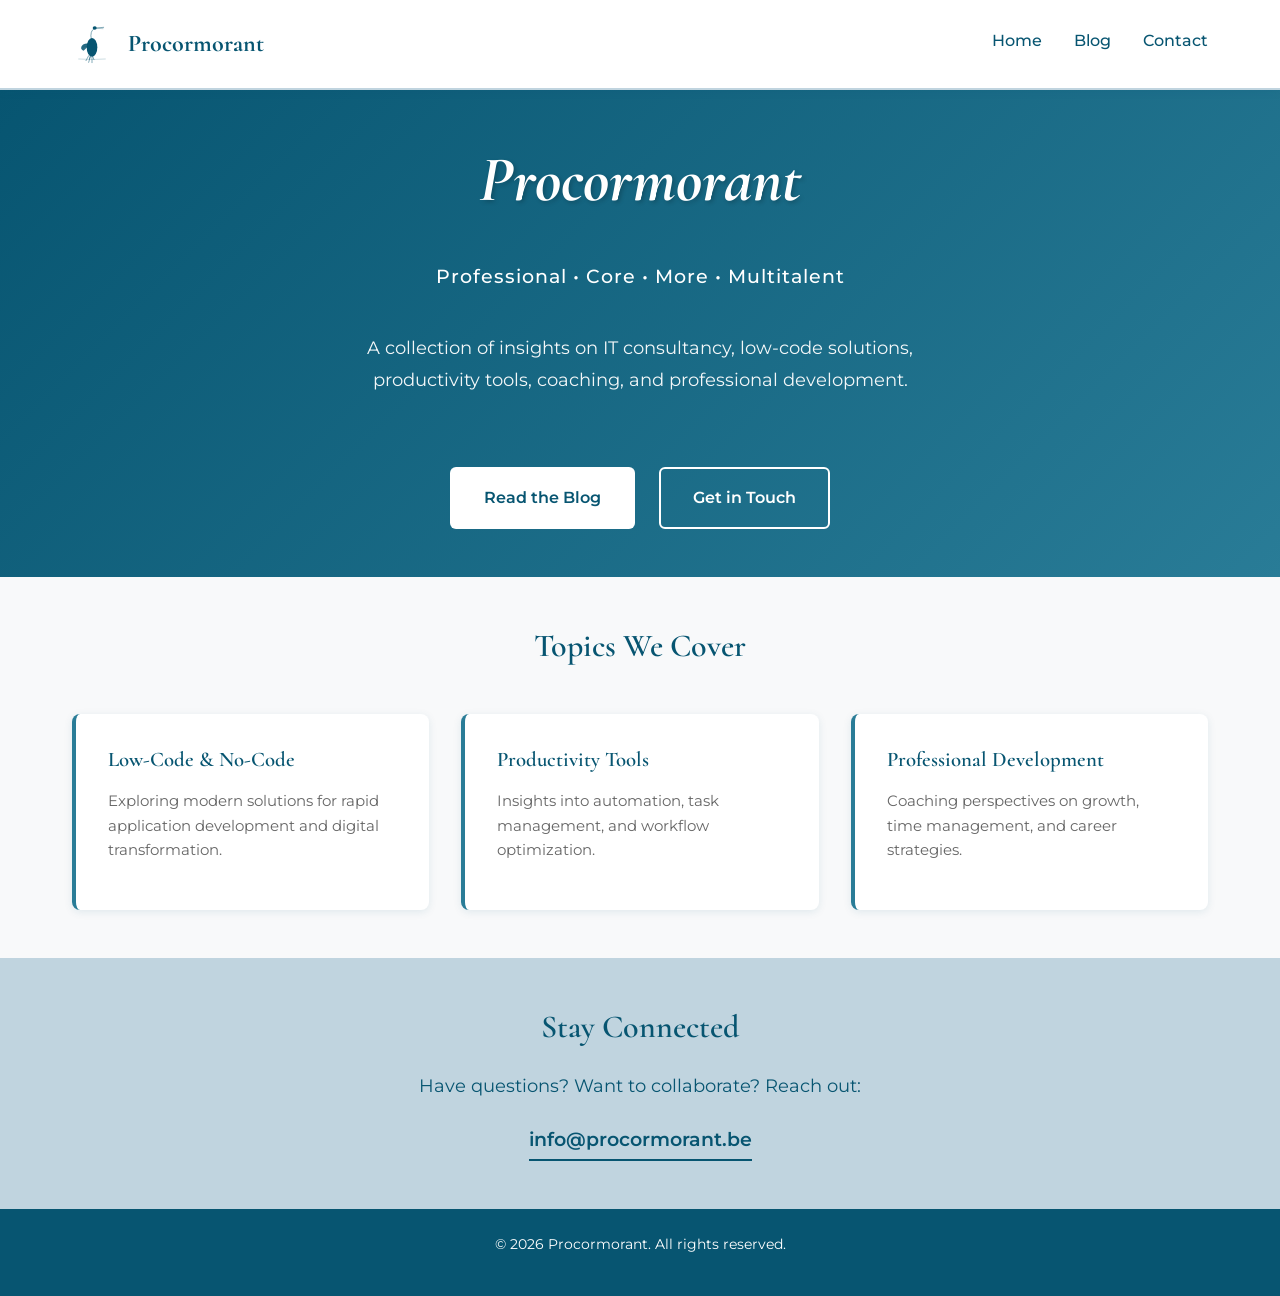
<file: index.html>
<!DOCTYPE html>
<html lang="en">
<head>
    <meta charset="UTF-8">
    <meta name="viewport" content="width=device-width, initial-scale=1">
    <title>Procormorant - Blog & IT Reference</title>
    <link rel="preconnect" href="https://fonts.gstatic.com">
    <link href="https://fonts.googleapis.com/css2?family=Cormorant:ital,wght@0,400;0,600;1,700&family=Montserrat:wght@400;500;600&display=swap" rel="stylesheet">
    <link rel="stylesheet" href="style.css">
    <link rel="icon" href="cormorant-logo.svg" type="image/svg+xml">
</head>
<body>
    <!-- Header -->
    <header class="header">
        <div class="container">
            <div class="header-content">
                <div class="logo">
                    <svg viewBox="0 0 120 120" xmlns="http://www.w3.org/2000/svg" width="40" height="40">
                        <defs>
                            <style>
                                .body { fill: #075571; }
                                .detail { fill: none; stroke: #075571; stroke-width: 1.5; stroke-linecap: round; stroke-linejoin: round; }
                            </style>
                        </defs>
                        <ellipse cx="60" cy="70" rx="16" ry="28" class="body"/>
                        <path d="M 58 45 Q 55 35 58 25 Q 60 18 65 15" class="detail" stroke-width="5"/>
                        <ellipse cx="68" cy="12" rx="6" ry="5" class="body"/>
                        <path d="M 72 12 L 95 10" class="detail" stroke-width="3"/>
                        <path d="M 72 13 L 93 14" class="detail" stroke-width="2" opacity="0.6"/>
                        <circle cx="70" cy="10" r="1.5" class="body"/>
                        <path d="M 55 60 Q 35 55 28 68 Q 25 75 35 80" class="body" opacity="0.85"/>
                        <path d="M 50 62 Q 38 58 32 68" class="detail" opacity="0.6" stroke-width="1"/>
                        <path d="M 48 68 Q 36 65 30 73" class="detail" opacity="0.6" stroke-width="1"/>
                        <path d="M 50 95 L 42 110" class="detail" stroke-width="2.5"/>
                        <path d="M 55 98 L 50 115" class="detail" stroke-width="2.5"/>
                        <path d="M 60 98 L 60 116" class="detail" stroke-width="2.5"/>
                        <line x1="55" y1="96" x2="52" y2="106" class="detail"/>
                        <line x1="62" y1="97" x2="66" y2="107" class="detail"/>
                        <path d="M 20 105 Q 60 108 100 105" class="detail" opacity="0.4" stroke-width="2"/>
                    </svg>
                    <span class="brand-name">Procormorant</span>
                </div>
                <nav class="nav">
                    <a href="#home">Home</a>
                    <a href="blog.html">Blog</a>
                    <a href="#contact">Contact</a>
                </nav>
            </div>
        </div>
    </header>

    <!-- Hero Section -->
    <section class="hero" id="home">
        <div class="container">
            <div class="hero-content">
                <h1>Procormorant</h1>
                <p class="tagline">Professional • Core • More • Multitalent</p>
                <p class="description">A collection of insights on IT consultancy, low-code solutions, productivity tools, coaching, and professional development.</p>
                <div class="cta-buttons">
                    <a href="blog.html" class="btn btn-primary">Read the Blog</a>
                    <a href="#contact" class="btn btn-secondary">Get in Touch</a>
                </div>
            </div>
        </div>
    </section>

    <!-- Featured Topics -->
    <section class="topics">
        <div class="container">
            <h2>Topics We Cover</h2>
            <div class="topics-grid">
                <div class="topic-card">
                    <h3>Low-Code & No-Code</h3>
                    <p>Exploring modern solutions for rapid application development and digital transformation.</p>
                </div>
                <div class="topic-card">
                    <h3>Productivity Tools</h3>
                    <p>Insights into automation, task management, and workflow optimization.</p>
                </div>
                <div class="topic-card">
                    <h3>Professional Development</h3>
                    <p>Coaching perspectives on growth, time management, and career strategies.</p>
                </div>
            </div>
        </div>
    </section>

    <!-- Contact Section -->
    <section class="contact" id="contact">
        <div class="container">
            <h2>Stay Connected</h2>
            <p>Have questions? Want to collaborate? Reach out:</p>
            <a href="mailto:info@procormorant.be" class="contact-link">info@procormorant.be</a>
        </div>
    </section>

    <!-- Footer -->
    <footer class="footer">
        <div class="container">
            <p>&copy; 2026 Procormorant. All rights reserved.</p>
        </div>
    </footer>
</body>
</html>
</file>
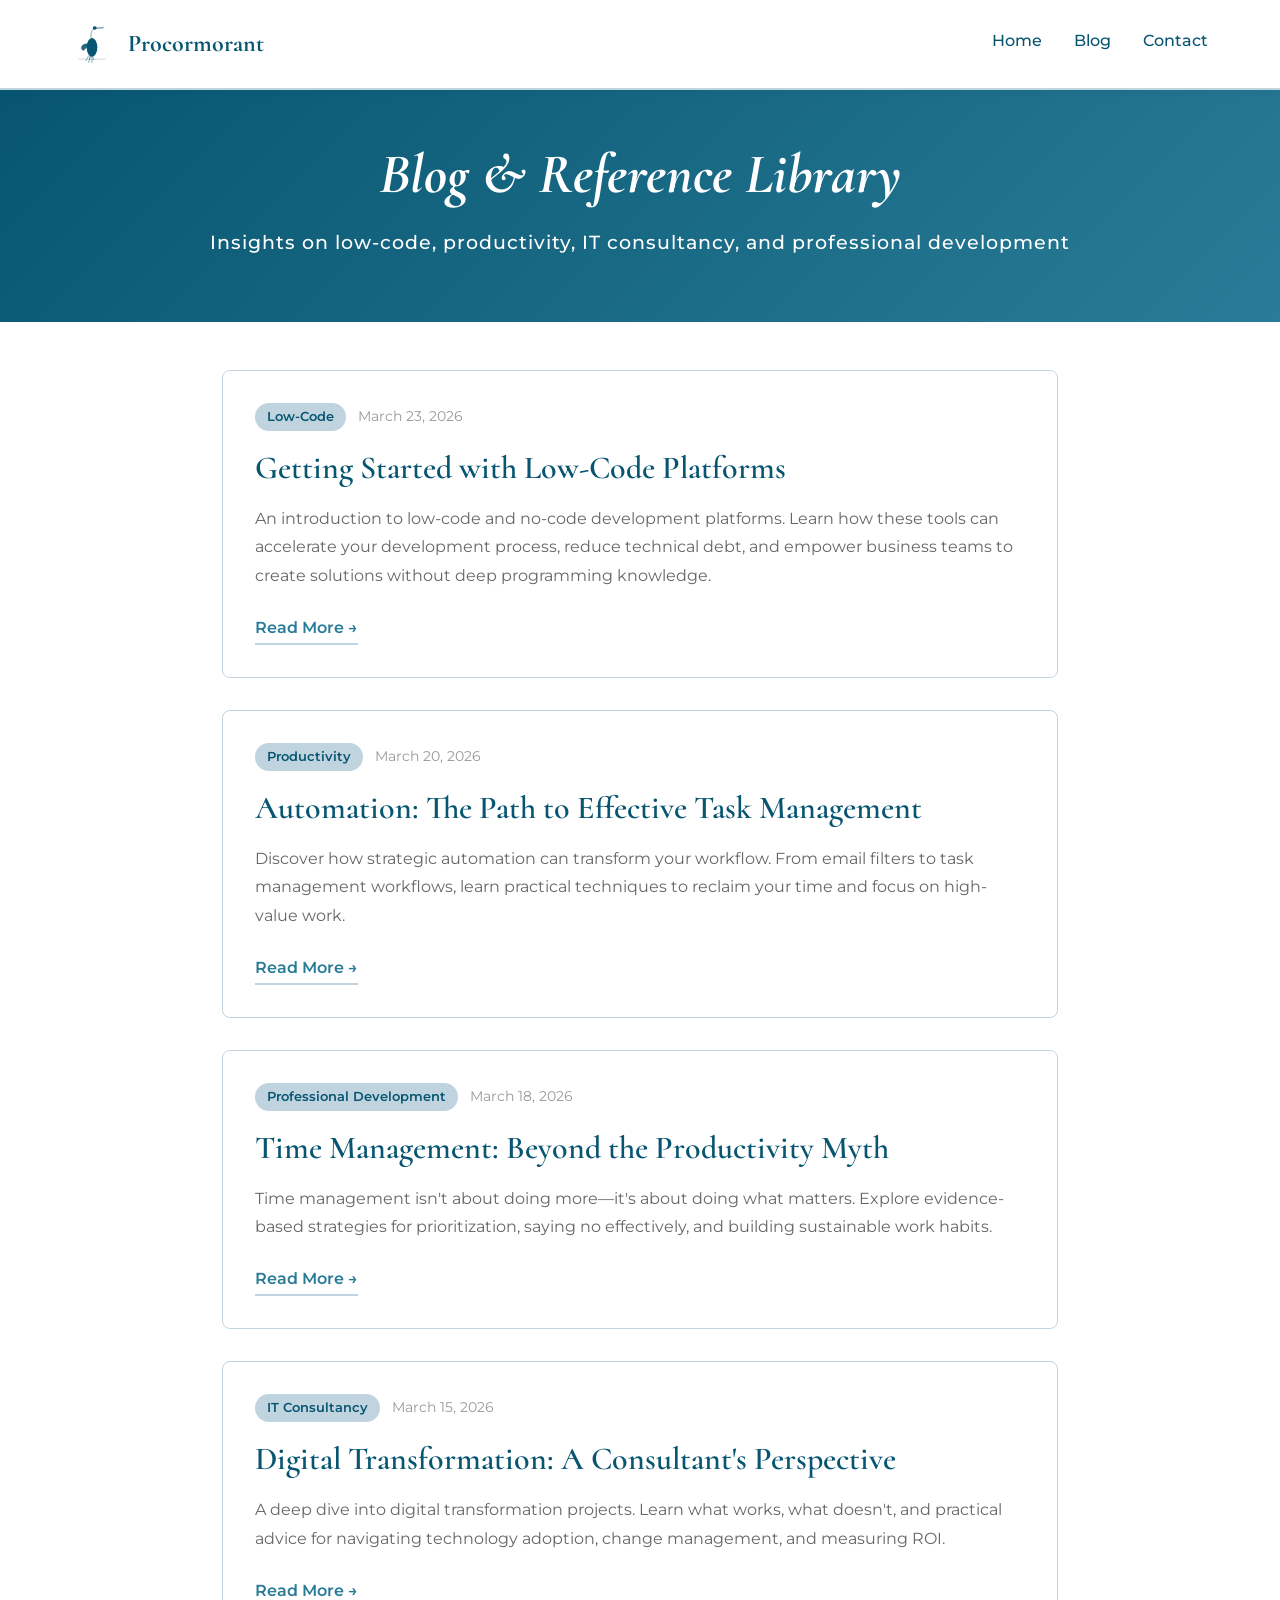
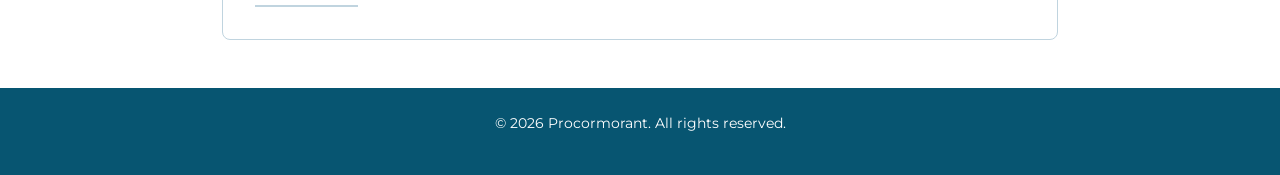
<file: blog.html>
<!DOCTYPE html>
<html lang="en">
<head>
    <meta charset="UTF-8">
    <meta name="viewport" content="width=device-width, initial-scale=1">
    <title>Blog - Procormorant</title>
    <link rel="preconnect" href="https://fonts.gstatic.com">
    <link href="https://fonts.googleapis.com/css2?family=Cormorant:ital,wght@0,400;0,600;1,700&family=Montserrat:wght@400;500;600&display=swap" rel="stylesheet">
    <link rel="stylesheet" href="style.css">
    <link rel="icon" href="cormorant-logo.svg" type="image/svg+xml">
</head>
<body>
    <!-- Header -->
    <header class="header">
        <div class="container">
            <div class="header-content">
                <div class="logo">
                    <svg viewBox="0 0 120 120" xmlns="http://www.w3.org/2000/svg" width="40" height="40">
                        <defs>
                            <style>
                                .body { fill: #075571; }
                                .detail { fill: none; stroke: #075571; stroke-width: 1.5; stroke-linecap: round; stroke-linejoin: round; }
                            </style>
                        </defs>
                        <ellipse cx="60" cy="70" rx="16" ry="28" class="body"/>
                        <path d="M 58 45 Q 55 35 58 25 Q 60 18 65 15" class="detail" stroke-width="5"/>
                        <ellipse cx="68" cy="12" rx="6" ry="5" class="body"/>
                        <path d="M 72 12 L 95 10" class="detail" stroke-width="3"/>
                        <path d="M 72 13 L 93 14" class="detail" stroke-width="2" opacity="0.6"/>
                        <circle cx="70" cy="10" r="1.5" class="body"/>
                        <path d="M 55 60 Q 35 55 28 68 Q 25 75 35 80" class="body" opacity="0.85"/>
                        <path d="M 50 62 Q 38 58 32 68" class="detail" opacity="0.6" stroke-width="1"/>
                        <path d="M 48 68 Q 36 65 30 73" class="detail" opacity="0.6" stroke-width="1"/>
                        <path d="M 50 95 L 42 110" class="detail" stroke-width="2.5"/>
                        <path d="M 55 98 L 50 115" class="detail" stroke-width="2.5"/>
                        <path d="M 60 98 L 60 116" class="detail" stroke-width="2.5"/>
                        <line x1="55" y1="96" x2="52" y2="106" class="detail"/>
                        <line x1="62" y1="97" x2="66" y2="107" class="detail"/>
                        <path d="M 20 105 Q 60 108 100 105" class="detail" opacity="0.4" stroke-width="2"/>
                    </svg>
                    <span class="brand-name">Procormorant</span>
                </div>
                <nav class="nav">
                    <a href="index.html">Home</a>
                    <a href="blog.html">Blog</a>
                    <a href="index.html#contact">Contact</a>
                </nav>
            </div>
        </div>
    </header>

    <!-- Blog Header -->
    <div class="blog-header">
        <div class="container">
            <h1>Blog & Reference Library</h1>
            <p class="tagline">Insights on low-code, productivity, IT consultancy, and professional development</p>
        </div>
    </div>

    <!-- Blog Posts -->
    <main class="blog-container">
        <section class="posts-grid">
            <!-- Sample Post 1 -->
            <article class="post-card">
                <div>
                    <div class="post-meta">
                        <span class="post-category">Low-Code</span>
                        <span>March 23, 2026</span>
                    </div>
                    <h2 class="post-title">Getting Started with Low-Code Platforms</h2>
                    <p class="post-excerpt">
                        An introduction to low-code and no-code development platforms. Learn how these tools can accelerate your development process, reduce technical debt, and empower business teams to create solutions without deep programming knowledge.
                    </p>
                    <a href="posts/post-001.html" class="post-link">Read More →</a>
                </div>
            </article>

            <!-- Sample Post 2 -->
            <article class="post-card">
                <div>
                    <div class="post-meta">
                        <span class="post-category">Productivity</span>
                        <span>March 20, 2026</span>
                    </div>
                    <h2 class="post-title">Automation: The Path to Effective Task Management</h2>
                    <p class="post-excerpt">
                        Discover how strategic automation can transform your workflow. From email filters to task management workflows, learn practical techniques to reclaim your time and focus on high-value work.
                    </p>
                    <a href="posts/post-002.html" class="post-link">Read More →</a>
                </div>
            </article>

            <!-- Sample Post 3 -->
            <article class="post-card">
                <div>
                    <div class="post-meta">
                        <span class="post-category">Professional Development</span>
                        <span>March 18, 2026</span>
                    </div>
                    <h2 class="post-title">Time Management: Beyond the Productivity Myth</h2>
                    <p class="post-excerpt">
                        Time management isn't about doing more—it's about doing what matters. Explore evidence-based strategies for prioritization, saying no effectively, and building sustainable work habits.
                    </p>
                    <a href="posts/post-003.html" class="post-link">Read More →</a>
                </div>
            </article>

            <!-- Sample Post 4 -->
            <article class="post-card">
                <div>
                    <div class="post-meta">
                        <span class="post-category">IT Consultancy</span>
                        <span>March 15, 2026</span>
                    </div>
                    <h2 class="post-title">Digital Transformation: A Consultant's Perspective</h2>
                    <p class="post-excerpt">
                        A deep dive into digital transformation projects. Learn what works, what doesn't, and practical advice for navigating technology adoption, change management, and measuring ROI.
                    </p>
                    <a href="posts/post-004.html" class="post-link">Read More →</a>
                </div>
            </article>
        </section>
    </main>

    <!-- Footer -->
    <footer class="footer">
        <div class="container">
            <p>&copy; 2026 Procormorant. All rights reserved.</p>
        </div>
    </footer>
</body>
</html>
</file>
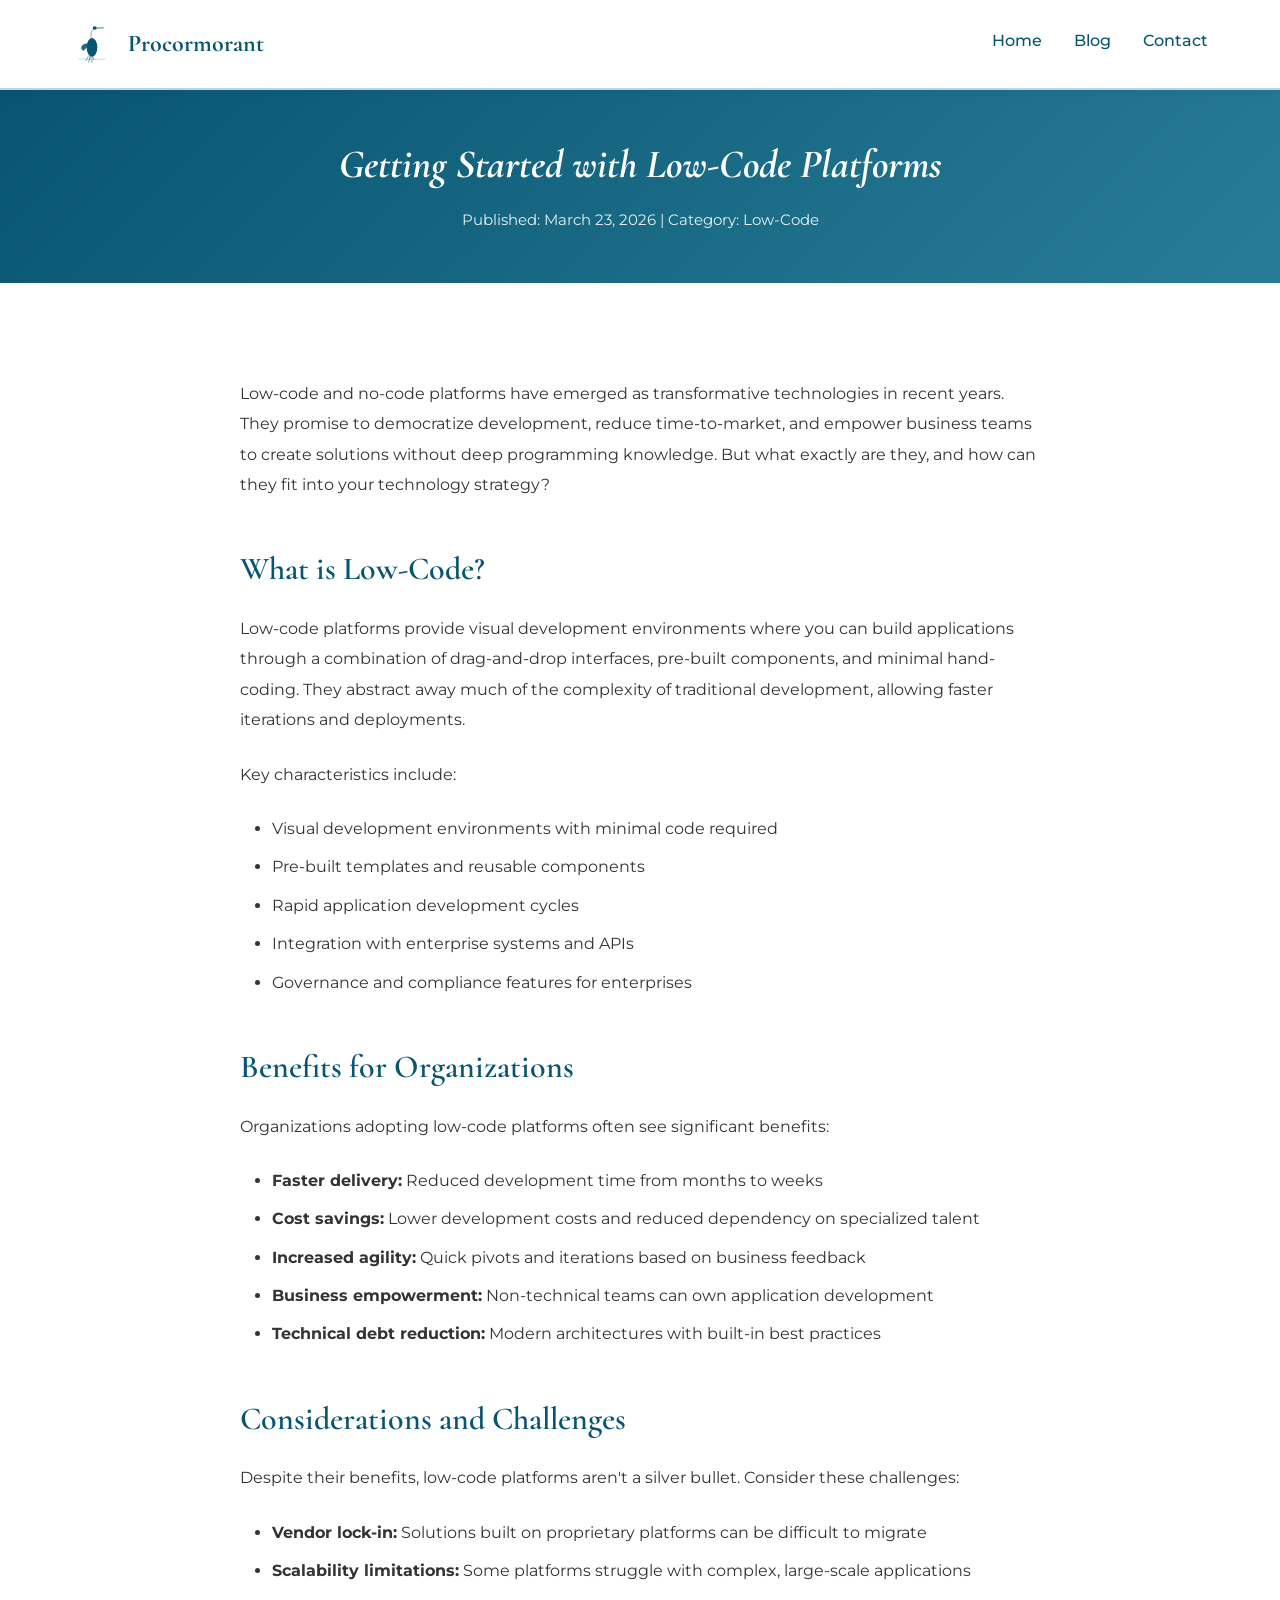
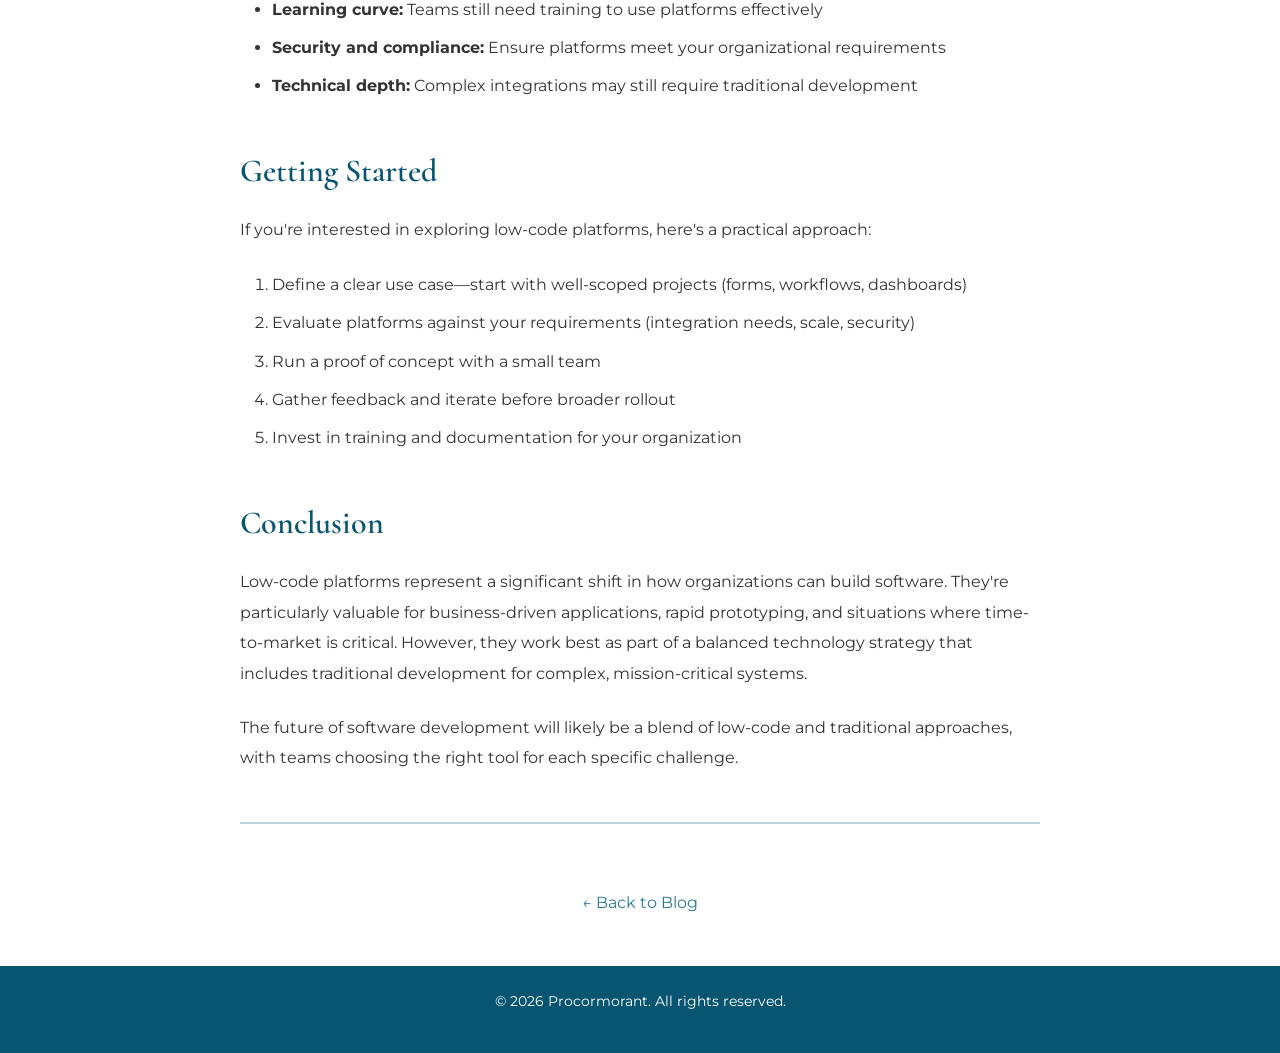
<file: posts/post-001.html>
<!DOCTYPE html>
<html lang="en">
<head>
    <meta charset="UTF-8">
    <meta name="viewport" content="width=device-width, initial-scale=1">
    <title>Blog Post Title - Procormorant</title>
    <link rel="preconnect" href="https://fonts.gstatic.com">
    <link href="https://fonts.googleapis.com/css2?family=Cormorant:ital,wght@0,400;0,600;1,700&family=Montserrat:wght@400;500;600&display=swap" rel="stylesheet">
    <link rel="stylesheet" href="../style.css">
    <link rel="icon" href="../cormorant-logo.svg" type="image/svg+xml">
</head>
<body>
    <!-- Header -->
    <header class="header">
        <div class="container">
            <div class="header-content">
                <div class="logo">
                    <svg viewBox="0 0 120 120" xmlns="http://www.w3.org/2000/svg" width="40" height="40">
                        <defs>
                            <style>
                                .body { fill: #075571; }
                                .detail { fill: none; stroke: #075571; stroke-width: 1.5; stroke-linecap: round; stroke-linejoin: round; }
                            </style>
                        </defs>
                        <ellipse cx="60" cy="70" rx="16" ry="28" class="body"/>
                        <path d="M 58 45 Q 55 35 58 25 Q 60 18 65 15" class="detail" stroke-width="5"/>
                        <ellipse cx="68" cy="12" rx="6" ry="5" class="body"/>
                        <path d="M 72 12 L 95 10" class="detail" stroke-width="3"/>
                        <path d="M 72 13 L 93 14" class="detail" stroke-width="2" opacity="0.6"/>
                        <circle cx="70" cy="10" r="1.5" class="body"/>
                        <path d="M 55 60 Q 35 55 28 68 Q 25 75 35 80" class="body" opacity="0.85"/>
                        <path d="M 50 62 Q 38 58 32 68" class="detail" opacity="0.6" stroke-width="1"/>
                        <path d="M 48 68 Q 36 65 30 73" class="detail" opacity="0.6" stroke-width="1"/>
                        <path d="M 50 95 L 42 110" class="detail" stroke-width="2.5"/>
                        <path d="M 55 98 L 50 115" class="detail" stroke-width="2.5"/>
                        <path d="M 60 98 L 60 116" class="detail" stroke-width="2.5"/>
                        <line x1="55" y1="96" x2="52" y2="106" class="detail"/>
                        <line x1="62" y1="97" x2="66" y2="107" class="detail"/>
                        <path d="M 20 105 Q 60 108 100 105" class="detail" opacity="0.4" stroke-width="2"/>
                    </svg>
                    <span class="brand-name">Procormorant</span>
                </div>
                <nav class="nav">
                    <a href="../index.html">Home</a>
                    <a href="../blog.html">Blog</a>
                    <a href="../index.html#contact">Contact</a>
                </nav>
            </div>
        </div>
    </header>

    <!-- Article Header -->
    <div class="article-header">
        <div class="article">
            <h1>Getting Started with Low-Code Platforms</h1>
            <div class="article-meta">
                <span>Published: March 23, 2026</span> | <span>Category: Low-Code</span>
            </div>
        </div>
    </div>

    <!-- Article Content -->
    <article class="article-content article">
        <p>
            Low-code and no-code platforms have emerged as transformative technologies in recent years. They promise to democratize development, reduce time-to-market, and empower business teams to create solutions without deep programming knowledge. But what exactly are they, and how can they fit into your technology strategy?
        </p>

        <h2>What is Low-Code?</h2>
        <p>
            Low-code platforms provide visual development environments where you can build applications through a combination of drag-and-drop interfaces, pre-built components, and minimal hand-coding. They abstract away much of the complexity of traditional development, allowing faster iterations and deployments.
        </p>
        <p>
            Key characteristics include:
        </p>
        <ul>
            <li>Visual development environments with minimal code required</li>
            <li>Pre-built templates and reusable components</li>
            <li>Rapid application development cycles</li>
            <li>Integration with enterprise systems and APIs</li>
            <li>Governance and compliance features for enterprises</li>
        </ul>

        <h2>Benefits for Organizations</h2>
        <p>
            Organizations adopting low-code platforms often see significant benefits:
        </p>
        <ul>
            <li><strong>Faster delivery:</strong> Reduced development time from months to weeks</li>
            <li><strong>Cost savings:</strong> Lower development costs and reduced dependency on specialized talent</li>
            <li><strong>Increased agility:</strong> Quick pivots and iterations based on business feedback</li>
            <li><strong>Business empowerment:</strong> Non-technical teams can own application development</li>
            <li><strong>Technical debt reduction:</strong> Modern architectures with built-in best practices</li>
        </ul>

        <h2>Considerations and Challenges</h2>
        <p>
            Despite their benefits, low-code platforms aren't a silver bullet. Consider these challenges:
        </p>
        <ul>
            <li><strong>Vendor lock-in:</strong> Solutions built on proprietary platforms can be difficult to migrate</li>
            <li><strong>Scalability limitations:</strong> Some platforms struggle with complex, large-scale applications</li>
            <li><strong>Learning curve:</strong> Teams still need training to use platforms effectively</li>
            <li><strong>Security and compliance:</strong> Ensure platforms meet your organizational requirements</li>
            <li><strong>Technical depth:</strong> Complex integrations may still require traditional development</li>
        </ul>

        <h2>Getting Started</h2>
        <p>
            If you're interested in exploring low-code platforms, here's a practical approach:
        </p>
        <ol>
            <li>Define a clear use case—start with well-scoped projects (forms, workflows, dashboards)</li>
            <li>Evaluate platforms against your requirements (integration needs, scale, security)</li>
            <li>Run a proof of concept with a small team</li>
            <li>Gather feedback and iterate before broader rollout</li>
            <li>Invest in training and documentation for your organization</li>
        </ol>

        <h2>Conclusion</h2>
        <p>
            Low-code platforms represent a significant shift in how organizations can build software. They're particularly valuable for business-driven applications, rapid prototyping, and situations where time-to-market is critical. However, they work best as part of a balanced technology strategy that includes traditional development for complex, mission-critical systems.
        </p>
        <p>
            The future of software development will likely be a blend of low-code and traditional approaches, with teams choosing the right tool for each specific challenge.
        </p>

        <div class="article-footer">
            <a href="../blog.html" class="back-link">← Back to Blog</a>
        </div>
    </article>

    <!-- Footer -->
    <footer class="footer">
        <div class="container">
            <p>&copy; 2026 Procormorant. All rights reserved.</p>
        </div>
    </footer>
</body>
</html>
</file>
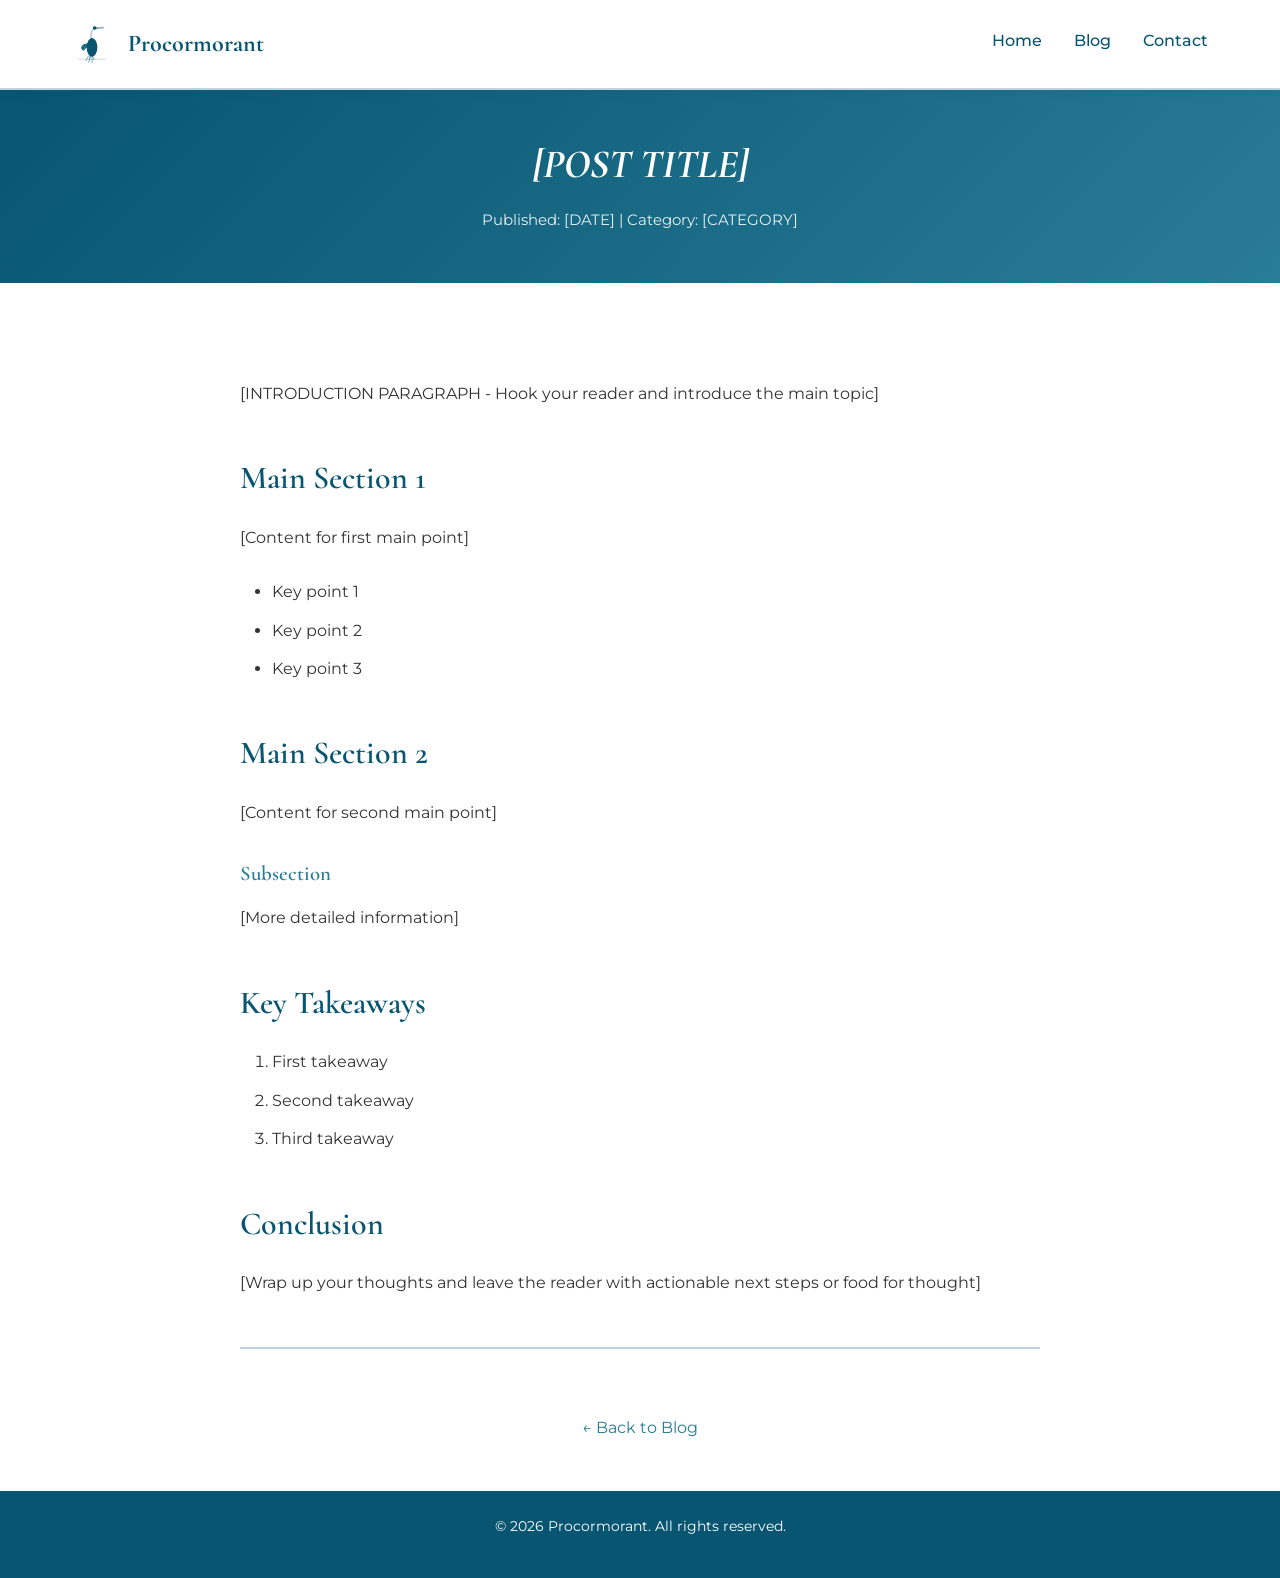
<file: posts/post-template.html>
<!DOCTYPE html>
<html lang="en">
<head>
    <meta charset="UTF-8">
    <meta name="viewport" content="width=device-width, initial-scale=1">
    <title>[POST TITLE] - Procormorant</title>
    <link rel="preconnect" href="https://fonts.gstatic.com">
    <link href="https://fonts.googleapis.com/css2?family=Cormorant:ital,wght@0,400;0,600;1,700&family=Montserrat:wght@400;500;600&display=swap" rel="stylesheet">
    <link rel="stylesheet" href="../style.css">
    <link rel="icon" href="../cormorant-logo.svg" type="image/svg+xml">
</head>
<body>
    <!-- Header -->
    <header class="header">
        <div class="container">
            <div class="header-content">
                <div class="logo">
                    <svg viewBox="0 0 120 120" xmlns="http://www.w3.org/2000/svg" width="40" height="40">
                        <defs>
                            <style>
                                .body { fill: #075571; }
                                .detail { fill: none; stroke: #075571; stroke-width: 1.5; stroke-linecap: round; stroke-linejoin: round; }
                            </style>
                        </defs>
                        <ellipse cx="60" cy="70" rx="16" ry="28" class="body"/>
                        <path d="M 58 45 Q 55 35 58 25 Q 60 18 65 15" class="detail" stroke-width="5"/>
                        <ellipse cx="68" cy="12" rx="6" ry="5" class="body"/>
                        <path d="M 72 12 L 95 10" class="detail" stroke-width="3"/>
                        <path d="M 72 13 L 93 14" class="detail" stroke-width="2" opacity="0.6"/>
                        <circle cx="70" cy="10" r="1.5" class="body"/>
                        <path d="M 55 60 Q 35 55 28 68 Q 25 75 35 80" class="body" opacity="0.85"/>
                        <path d="M 50 62 Q 38 58 32 68" class="detail" opacity="0.6" stroke-width="1"/>
                        <path d="M 48 68 Q 36 65 30 73" class="detail" opacity="0.6" stroke-width="1"/>
                        <path d="M 50 95 L 42 110" class="detail" stroke-width="2.5"/>
                        <path d="M 55 98 L 50 115" class="detail" stroke-width="2.5"/>
                        <path d="M 60 98 L 60 116" class="detail" stroke-width="2.5"/>
                        <line x1="55" y1="96" x2="52" y2="106" class="detail"/>
                        <line x1="62" y1="97" x2="66" y2="107" class="detail"/>
                        <path d="M 20 105 Q 60 108 100 105" class="detail" opacity="0.4" stroke-width="2"/>
                    </svg>
                    <span class="brand-name">Procormorant</span>
                </div>
                <nav class="nav">
                    <a href="../index.html">Home</a>
                    <a href="../blog.html">Blog</a>
                    <a href="../index.html#contact">Contact</a>
                </nav>
            </div>
        </div>
    </header>

    <!-- Article Header -->
    <div class="article-header">
        <div class="article">
            <h1>[POST TITLE]</h1>
            <div class="article-meta">
                <span>Published: [DATE]</span> | <span>Category: [CATEGORY]</span>
            </div>
        </div>
    </div>

    <!-- Article Content -->
    <article class="article-content article">
        <p>
            [INTRODUCTION PARAGRAPH - Hook your reader and introduce the main topic]
        </p>

        <h2>Main Section 1</h2>
        <p>
            [Content for first main point]
        </p>
        <ul>
            <li>Key point 1</li>
            <li>Key point 2</li>
            <li>Key point 3</li>
        </ul>

        <h2>Main Section 2</h2>
        <p>
            [Content for second main point]
        </p>

        <h3>Subsection</h3>
        <p>
            [More detailed information]
        </p>

        <h2>Key Takeaways</h2>
        <ol>
            <li>First takeaway</li>
            <li>Second takeaway</li>
            <li>Third takeaway</li>
        </ol>

        <h2>Conclusion</h2>
        <p>
            [Wrap up your thoughts and leave the reader with actionable next steps or food for thought]
        </p>

        <div class="article-footer">
            <a href="../blog.html" class="back-link">← Back to Blog</a>
        </div>
    </article>

    <!-- Footer -->
    <footer class="footer">
        <div class="container">
            <p>&copy; 2026 Procormorant. All rights reserved.</p>
        </div>
    </footer>
</body>
</html>
</file>
<file: style.css>
/* ===== CSS Variables ===== */
:root {
  --color-dark-teal: #075571;
  --color-medium-teal: #297C97;
  --color-light-teal: #C0D4DF;
  --color-white: #FFFFFF;
  --color-off-white: #F8F9FA;
  --color-text: #333333;
  --spacing-xs: 0.5rem;
  --spacing-sm: 1rem;
  --spacing-md: 1.5rem;
  --spacing-lg: 2rem;
  --spacing-xl: 3rem;
  --transition: all 0.3s ease;
}

/* ===== Reset & Base Styles ===== */
* {
  margin: 0;
  padding: 0;
  box-sizing: border-box;
}

html {
  scroll-behavior: smooth;
}

body {
  font-family: 'Montserrat', sans-serif;
  color: var(--color-text);
  line-height: 1.6;
  background-color: var(--color-white);
}

/* ===== Typography ===== */
h1, h2, h3, h4, h5, h6 {
  font-family: 'Cormorant', serif;
  font-weight: 600;
  line-height: 1.3;
}

h1 {
  font-size: 3.5rem;
  color: var(--color-dark-teal);
  margin-bottom: var(--spacing-sm);
  font-style: italic;
  font-weight: 700;
}

h2 {
  font-size: 2rem;
  color: var(--color-dark-teal);
  margin-bottom: var(--spacing-md);
}

h3 {
  font-size: 1.3rem;
  color: var(--color-medium-teal);
  margin-bottom: var(--spacing-sm);
}

p {
  margin-bottom: var(--spacing-sm);
}

a {
  color: var(--color-medium-teal);
  text-decoration: none;
  transition: var(--transition);
}

a:hover {
  color: var(--color-dark-teal);
}

/* ===== Container & Layout ===== */
.container {
  max-width: 1200px;
  margin: 0 auto;
  padding: 0 var(--spacing-lg);
}

/* ===== Header ===== */
.header {
  background-color: var(--color-white);
  border-bottom: 2px solid var(--color-light-teal);
  padding: var(--spacing-md) 0;
  position: sticky;
  top: 0;
  z-index: 100;
  box-shadow: 0 2px 8px rgba(7, 85, 113, 0.1);
}

.header-content {
  display: flex;
  justify-content: space-between;
  align-items: center;
}

.logo {
  display: flex;
  align-items: center;
  gap: var(--spacing-sm);
  font-size: 1.5rem;
}

.logo svg {
  width: 40px;
  height: 40px;
}

.brand-name {
  font-family: 'Cormorant', serif;
  font-size: 1.5rem;
  font-weight: 700;
  color: var(--color-dark-teal);
}

.nav {
  display: flex;
  gap: var(--spacing-lg);
}

.nav a {
  font-family: 'Montserrat', sans-serif;
  font-weight: 500;
  color: var(--color-dark-teal);
  border-bottom: 2px solid transparent;
  padding-bottom: 4px;
}

.nav a:hover {
  border-bottom-color: var(--color-medium-teal);
}

/* ===== Hero Section ===== */
.hero {
  background: linear-gradient(135deg, var(--color-dark-teal) 0%, var(--color-medium-teal) 100%);
  color: var(--color-white);
  padding: var(--spacing-xl) var(--spacing-lg);
  text-align: center;
}

.hero-content {
  display: flex;
  flex-direction: column;
  align-items: center;
  gap: var(--spacing-md);
}

.hero h1 {
  color: var(--color-white);
  font-size: 4rem;
  text-shadow: 2px 2px 4px rgba(0, 0, 0, 0.2);
}

.tagline {
  font-size: 1.2rem;
  font-weight: 500;
  letter-spacing: 1px;
}

.description {
  font-size: 1.1rem;
  max-width: 600px;
  line-height: 1.8;
  opacity: 0.95;
}

/* ===== Buttons ===== */
.cta-buttons {
  display: flex;
  gap: var(--spacing-md);
  justify-content: center;
  flex-wrap: wrap;
  margin-top: var(--spacing-lg);
}

.btn {
  padding: var(--spacing-sm) var(--spacing-lg);
  border-radius: 6px;
  font-weight: 600;
  font-family: 'Montserrat', sans-serif;
  font-size: 1rem;
  display: inline-block;
  transition: var(--transition);
  border: 2px solid transparent;
}

.btn-primary {
  background-color: var(--color-white);
  color: var(--color-dark-teal);
}

.btn-primary:hover {
  background-color: var(--color-light-teal);
  transform: translateY(-2px);
  box-shadow: 0 4px 12px rgba(0, 0, 0, 0.15);
}

.btn-secondary {
  background-color: transparent;
  color: var(--color-white);
  border-color: var(--color-white);
}

.btn-secondary:hover {
  background-color: var(--color-white);
  color: var(--color-dark-teal);
  transform: translateY(-2px);
}

/* ===== Topics Section ===== */
.topics {
  padding: var(--spacing-xl) var(--spacing-lg);
  background-color: var(--color-off-white);
}

.topics h2 {
  text-align: center;
  margin-bottom: var(--spacing-xl);
}

.topics-grid {
  display: grid;
  grid-template-columns: repeat(auto-fit, minmax(300px, 1fr));
  gap: var(--spacing-lg);
}

.topic-card {
  background-color: var(--color-white);
  padding: var(--spacing-lg);
  border-radius: 8px;
  border-left: 4px solid var(--color-medium-teal);
  box-shadow: 0 2px 8px rgba(7, 85, 113, 0.1);
  transition: var(--transition);
}

.topic-card:hover {
  transform: translateY(-4px);
  box-shadow: 0 8px 16px rgba(7, 85, 113, 0.15);
}

.topic-card h3 {
  color: var(--color-dark-teal);
}

.topic-card p {
  color: #666;
  font-size: 0.95rem;
}

/* ===== Contact Section ===== */
.contact {
  background-color: var(--color-light-teal);
  padding: var(--spacing-xl) var(--spacing-lg);
  text-align: center;
}

.contact h2 {
  color: var(--color-dark-teal);
}

.contact p {
  font-size: 1.1rem;
  margin-bottom: var(--spacing-md);
  color: var(--color-dark-teal);
}

.contact-link {
  display: inline-block;
  font-size: 1.2rem;
  font-weight: 600;
  color: var(--color-dark-teal);
  border-bottom: 2px solid var(--color-dark-teal);
  padding-bottom: 4px;
  transition: var(--transition);
}

.contact-link:hover {
  color: var(--color-medium-teal);
  border-bottom-color: var(--color-medium-teal);
}

/* ===== Footer ===== */
.footer {
  background-color: var(--color-dark-teal);
  color: var(--color-white);
  padding: var(--spacing-md) var(--spacing-lg);
  text-align: center;
  font-size: 0.9rem;
}

/* ===== Blog Listing Styles ===== */
.blog-header {
  background: linear-gradient(135deg, var(--color-dark-teal) 0%, var(--color-medium-teal) 100%);
  color: var(--color-white);
  padding: var(--spacing-xl) var(--spacing-lg);
  text-align: center;
  margin-bottom: var(--spacing-xl);
}

.blog-header h1 {
  color: var(--color-white);
  margin-bottom: var(--spacing-sm);
}

.blog-container {
  max-width: 900px;
  margin: 0 auto;
  padding: 0 var(--spacing-lg);
}

.posts-grid {
  display: grid;
  grid-template-columns: 1fr;
  gap: var(--spacing-lg);
  margin-bottom: var(--spacing-xl);
}

.post-card {
  background-color: var(--color-white);
  border: 1px solid var(--color-light-teal);
  border-radius: 8px;
  padding: var(--spacing-lg);
  transition: var(--transition);
}

.post-card:hover {
  box-shadow: 0 8px 16px rgba(7, 85, 113, 0.15);
  border-color: var(--color-medium-teal);
}

.post-meta {
  font-size: 0.85rem;
  color: #999;
  margin-bottom: var(--spacing-sm);
}

.post-category {
  display: inline-block;
  background-color: var(--color-light-teal);
  color: var(--color-dark-teal);
  padding: 4px 12px;
  border-radius: 20px;
  font-size: 0.8rem;
  font-weight: 600;
  margin-right: var(--spacing-xs);
}

.post-title {
  color: var(--color-dark-teal);
  margin-bottom: var(--spacing-sm);
}

.post-excerpt {
  color: #666;
  margin-bottom: var(--spacing-md);
  line-height: 1.8;
}

.post-link {
  display: inline-block;
  color: var(--color-medium-teal);
  font-weight: 600;
  border-bottom: 2px solid var(--color-light-teal);
  padding-bottom: 2px;
  transition: var(--transition);
}

.post-link:hover {
  color: var(--color-dark-teal);
  border-bottom-color: var(--color-dark-teal);
}

/* ===== Blog Post Styles ===== */
.article {
  max-width: 800px;
  margin: 0 auto;
  padding: 0 var(--spacing-lg);
  line-height: 1.9;
}

.article-header {
  background: linear-gradient(135deg, var(--color-dark-teal) 0%, var(--color-medium-teal) 100%);
  color: var(--color-white);
  padding: var(--spacing-xl) var(--spacing-lg);
  text-align: center;
  margin-bottom: var(--spacing-xl);
}

.article-header h1 {
  color: var(--color-white);
  font-size: 2.5rem;
}

.article-meta {
  text-align: center;
  color: rgba(255, 255, 255, 0.9);
  font-size: 0.95rem;
}

.article-content {
  background-color: var(--color-white);
  padding: var(--spacing-xl) 0;
}

.article-content h2 {
  margin-top: var(--spacing-xl);
  margin-bottom: var(--spacing-md);
}

.article-content h3 {
  margin-top: var(--spacing-lg);
  margin-bottom: var(--spacing-sm);
}

.article-content p {
  margin-bottom: var(--spacing-md);
}

.article-content ul,
.article-content ol {
  margin-left: var(--spacing-lg);
  margin-bottom: var(--spacing-md);
}

.article-content li {
  margin-bottom: var(--spacing-xs);
}

.article-content code {
  background-color: var(--color-off-white);
  padding: 2px 6px;
  border-radius: 3px;
  font-family: 'Courier New', monospace;
  font-size: 0.9rem;
  color: var(--color-dark-teal);
}

.article-content pre {
  background-color: #f4f4f4;
  padding: var(--spacing-md);
  border-radius: 6px;
  overflow-x: auto;
  margin-bottom: var(--spacing-md);
  border-left: 4px solid var(--color-medium-teal);
}

.article-footer {
  border-top: 2px solid var(--color-light-teal);
  padding-top: var(--spacing-lg);
  margin-top: var(--spacing-xl);
  text-align: center;
}

.back-link {
  display: inline-block;
  margin-top: var(--spacing-lg);
}

/* ===== Responsive Design ===== */
@media screen and (max-width: 768px) {
  .container {
    padding: 0 var(--spacing-md);
  }

  h1 {
    font-size: 2.5rem;
  }

  h2 {
    font-size: 1.5rem;
  }

  .hero h1 {
    font-size: 2.5rem;
  }

  .header-content {
    flex-direction: column;
    gap: var(--spacing-md);
  }

  .nav {
    gap: var(--spacing-md);
    font-size: 0.9rem;
  }

  .cta-buttons {
    flex-direction: column;
    align-items: center;
  }

  .btn {
    width: 100%;
    max-width: 300px;
    text-align: center;
  }

  .topics-grid {
    grid-template-columns: 1fr;
  }

  .article-header h1 {
    font-size: 1.8rem;
  }
}

@media screen and (max-width: 480px) {
  h1 {
    font-size: 2rem;
  }

  h2 {
    font-size: 1.2rem;
  }

  .hero h1 {
    font-size: 2rem;
  }

  .nav {
    flex-direction: column;
    gap: var(--spacing-sm);
    font-size: 0.85rem;
  }

  .description {
    font-size: 1rem;
  }

  .post-card {
    padding: var(--spacing-md);
  }

  .article-content {
    padding: var(--spacing-lg) 0;
  }
}
</file>
